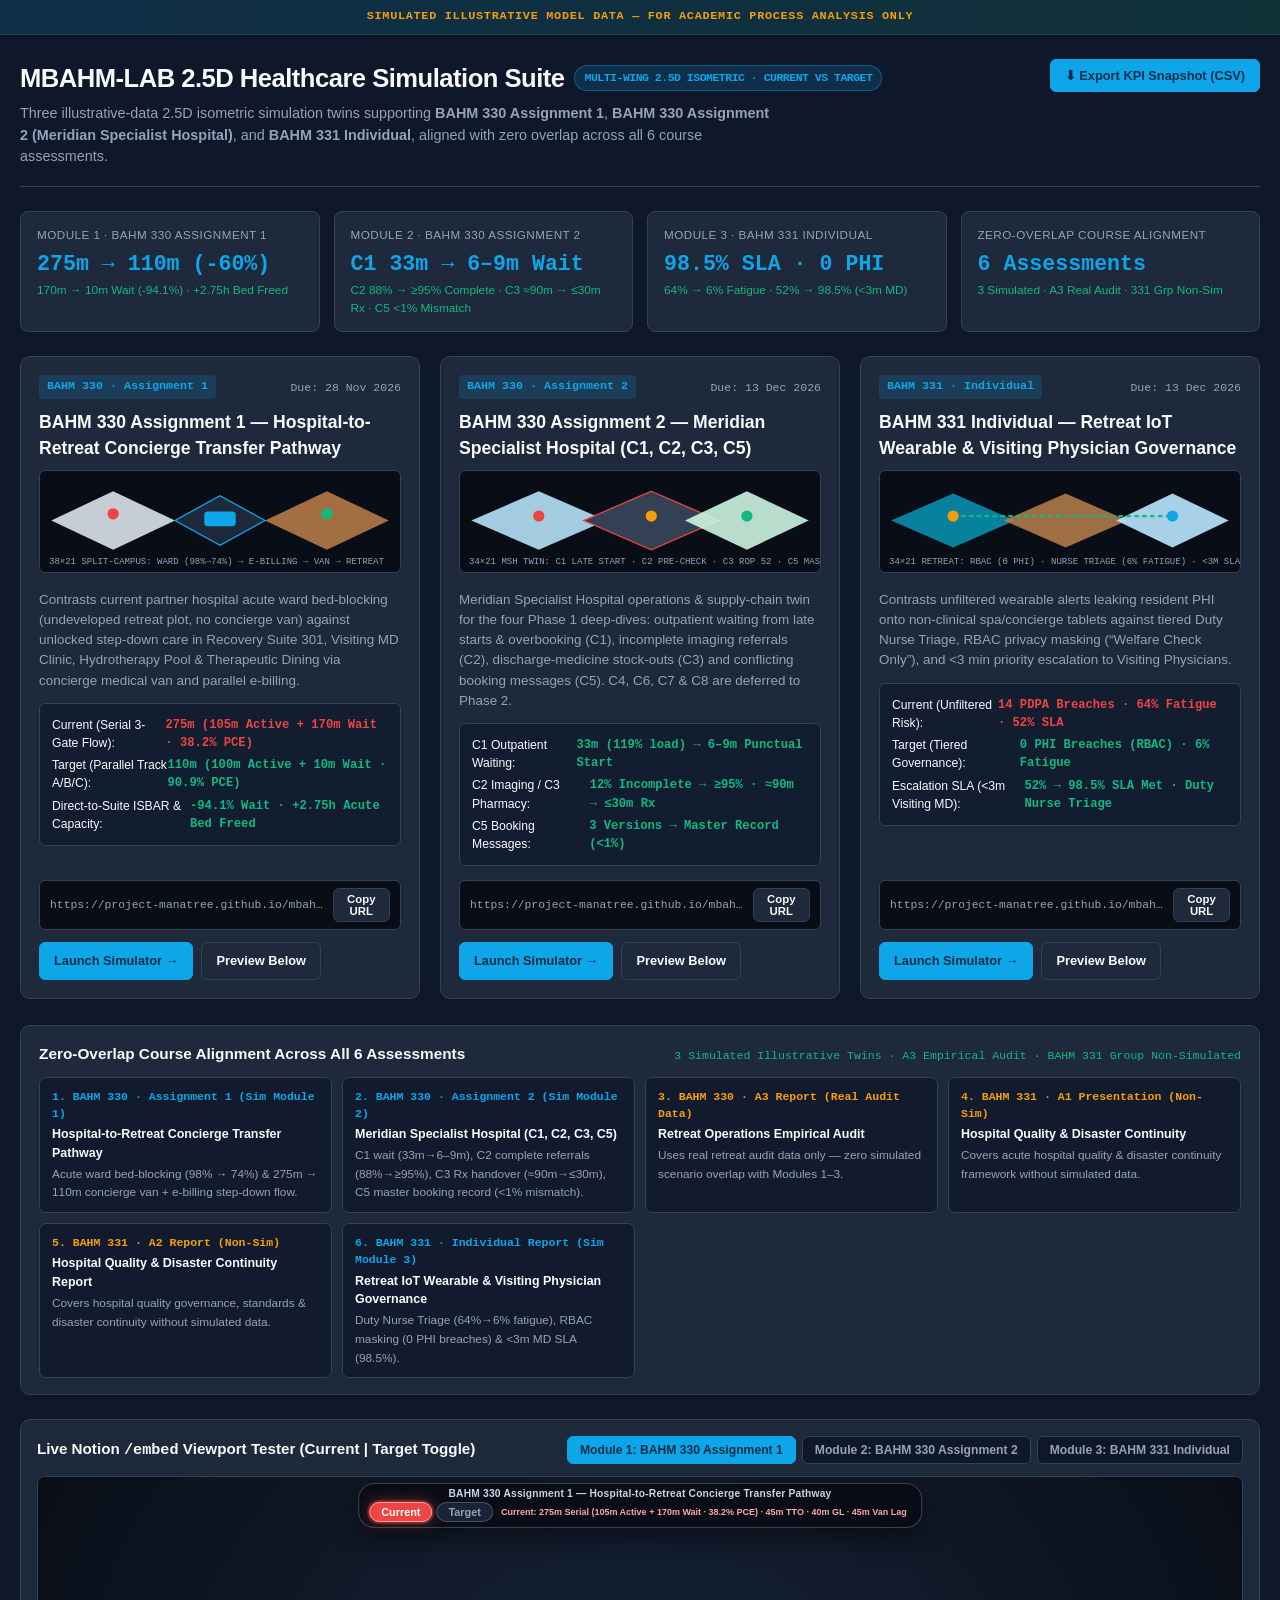
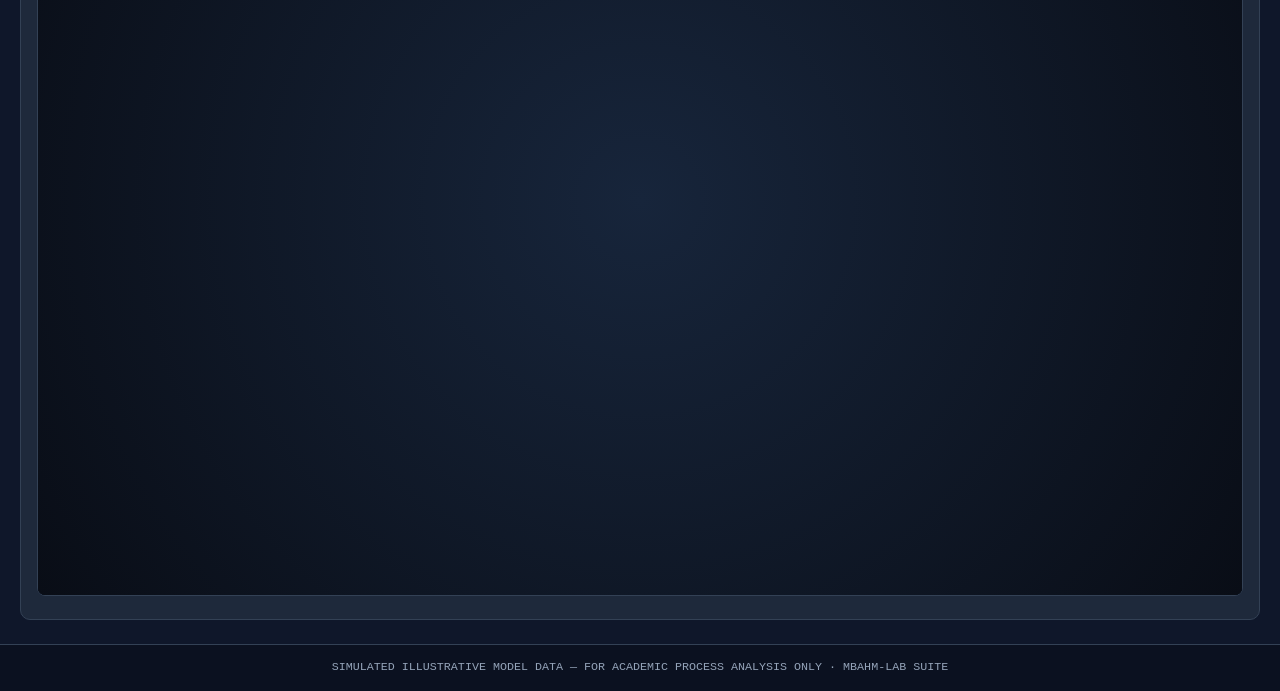
<file: index.html>
<!DOCTYPE html>
<html lang="en">
<head>
  <meta charset="UTF-8" />
  <meta name="viewport" content="width=device-width, initial-scale=1.0" />
  <title>MBAHM-LAB | Healthcare Operations &amp; Digital Governance 2.5D Simulation Suite</title>
  <style>
    :root {
      --bg: #0f172a;
      --card: #1e293b;
      --card-hover: #26354d;
      --border: #334155;
      --text: #f8fafc;
      --muted: #94a3b8;
      --primary: #0ea5e9;
      --optimal: #10b981;
      --warning: #f59e0b;
      --bottleneck: #ef4444;
      --font: -apple-system, BlinkMacSystemFont, "Segoe UI", Roboto, Inter, sans-serif;
      --mono: ui-monospace, SFMono-Regular, Menlo, Monaco, Consolas, monospace;
    }

    * { box-sizing: border-box; margin: 0; padding: 0; }

    body {
      background-color: var(--bg);
      color: var(--text);
      font-family: var(--font);
      line-height: 1.5;
      overflow-x: hidden;
      min-height: 100vh;
      display: flex;
      flex-direction: column;
    }

    .banner {
      background: linear-gradient(90deg, rgba(14, 165, 233, 0.16), rgba(16, 185, 129, 0.16));
      border-bottom: 1px solid var(--border);
      padding: 8px 16px;
      text-align: center;
      font-family: var(--mono);
      font-size: 0.74rem;
      letter-spacing: 0.06em;
      color: var(--warning);
      font-weight: 700;
    }

    .container {
      max-width: 1280px;
      width: 100%;
      margin: 0 auto;
      padding: 24px 20px;
      flex: 1;
    }

    header {
      display: flex;
      flex-wrap: wrap;
      justify-content: space-between;
      align-items: flex-start;
      gap: 16px;
      margin-bottom: 24px;
      padding-bottom: 18px;
      border-bottom: 1px solid var(--border);
    }

    .title-group h1 {
      font-size: 1.6rem;
      font-weight: 700;
      letter-spacing: -0.02em;
      display: flex;
      align-items: center;
      gap: 10px;
      flex-wrap: wrap;
    }

    .badge-pill {
      font-size: 0.72rem;
      font-family: var(--mono);
      background: rgba(14, 165, 233, 0.16);
      color: var(--primary);
      border: 1px solid rgba(14, 165, 233, 0.4);
      padding: 3px 9px;
      border-radius: 999px;
      text-transform: uppercase;
    }

    .title-group p {
      color: var(--muted);
      font-size: 0.9rem;
      margin-top: 6px;
      max-width: 760px;
    }

    .btn {
      background: var(--card);
      color: var(--text);
      border: 1px solid var(--border);
      padding: 8px 14px;
      border-radius: 6px;
      font-size: 0.8rem;
      font-weight: 600;
      cursor: pointer;
      display: inline-flex;
      align-items: center;
      gap: 6px;
      text-decoration: none;
      transition: all 0.15s ease;
    }

    .btn:hover { border-color: var(--primary); background: var(--card-hover); }
    .btn-primary { background: var(--primary); color: #082f49; border-color: var(--primary); }
    .btn-primary:hover { background: #38bdf8; border-color: #38bdf8; }

    .kpi-strip {
      display: grid;
      grid-template-columns: repeat(auto-fit, minmax(220px, 1fr));
      gap: 14px;
      margin-bottom: 24px;
    }

    .kpi-card {
      background: var(--card);
      border: 1px solid var(--border);
      border-radius: 8px;
      padding: 14px 16px;
    }

    .kpi-label {
      font-size: 0.73rem;
      color: var(--muted);
      text-transform: uppercase;
      letter-spacing: 0.04em;
    }

    .kpi-val {
      font-size: 1.35rem;
      font-weight: 700;
      font-family: var(--mono);
      margin-top: 4px;
      color: var(--primary);
    }

    .kpi-sub {
      font-size: 0.74rem;
      color: var(--optimal);
      margin-top: 2px;
    }

    .grid-cards {
      display: grid;
      grid-template-columns: repeat(auto-fit, minmax(350px, 1fr));
      gap: 20px;
      margin-bottom: 26px;
    }

    .sim-card {
      background: var(--card);
      border: 1px solid var(--border);
      border-radius: 10px;
      padding: 18px;
      display: flex;
      flex-direction: column;
      justify-content: space-between;
      transition: transform 0.15s ease, border-color 0.15s ease;
    }

    .sim-card:hover {
      border-color: var(--primary);
      transform: translateY(-2px);
    }

    .sim-meta {
      display: flex;
      justify-content: space-between;
      align-items: center;
      margin-bottom: 10px;
      gap: 8px;
    }

    .course-tag {
      font-family: var(--mono);
      font-size: 0.73rem;
      font-weight: 700;
      padding: 3px 8px;
      border-radius: 4px;
      background: rgba(14, 165, 233, 0.16);
      color: var(--primary);
    }

    .due-tag {
      font-family: var(--mono);
      font-size: 0.72rem;
      color: var(--muted);
    }

    .sim-card h2 {
      font-size: 1.1rem;
      margin-bottom: 8px;
      color: var(--text);
    }

    .sim-card p {
      font-size: 0.84rem;
      color: var(--muted);
      margin-bottom: 12px;
    }

    .metrics-preview {
      background: rgba(15, 23, 42, 0.65);
      border: 1px solid var(--border);
      border-radius: 6px;
      padding: 10px 12px;
      margin-bottom: 14px;
      font-size: 0.76rem;
    }

    .metrics-preview div {
      display: flex;
      justify-content: space-between;
      padding: 2px 0;
    }

    .metrics-preview span.val {
      font-family: var(--mono);
      color: var(--optimal);
      font-weight: 600;
    }

    .embed-box {
      background: #090d16;
      border: 1px solid var(--border);
      border-radius: 6px;
      padding: 7px 10px;
      margin-bottom: 12px;
      display: flex;
      align-items: center;
      justify-content: space-between;
      gap: 8px;
    }

    .embed-url {
      font-family: var(--mono);
      font-size: 0.71rem;
      color: var(--muted);
      overflow: hidden;
      text-overflow: ellipsis;
      white-space: nowrap;
    }

    .card-actions {
      display: flex;
      gap: 8px;
      flex-wrap: wrap;
    }

    .preview-section {
      background: var(--card);
      border: 1px solid var(--border);
      border-radius: 10px;
      padding: 16px;
    }

    .preview-header {
      display: flex;
      justify-content: space-between;
      align-items: center;
      margin-bottom: 12px;
      flex-wrap: wrap;
      gap: 10px;
    }

    .tab-group {
      display: flex;
      gap: 6px;
      flex-wrap: wrap;
    }

    .tab-btn {
      background: var(--bg);
      color: var(--muted);
      border: 1px solid var(--border);
      padding: 6px 12px;
      border-radius: 6px;
      font-size: 0.76rem;
      font-weight: 600;
      cursor: pointer;
    }

    .tab-btn.active {
      background: var(--primary);
      color: #082f49;
      border-color: var(--primary);
    }

    iframe.sim-frame {
      width: 100%;
      height: 720px;
      border: 1px solid var(--border);
      border-radius: 8px;
      background: var(--bg);
    }

    footer {
      border-top: 1px solid var(--border);
      padding: 14px 20px;
      text-align: center;
      font-family: var(--mono);
      font-size: 0.73rem;
      color: var(--muted);
      background: #0b1120;
    }

    .alignment-section {
      background: var(--card);
      border: 1px solid var(--border);
      border-radius: 10px;
      padding: 16px 18px;
      margin-bottom: 24px;
    }

    .alignment-header {
      display: flex;
      justify-content: space-between;
      align-items: baseline;
      flex-wrap: wrap;
      gap: 8px;
      margin-bottom: 12px;
    }

    .alignment-header h3 {
      font-size: 0.96rem;
      font-weight: 700;
      color: var(--text);
    }

    .alignment-sub {
      font-family: var(--mono);
      font-size: 0.72rem;
      color: var(--optimal);
    }

    .alignment-grid {
      display: grid;
      grid-template-columns: repeat(auto-fit, minmax(280px, 1fr));
      gap: 10px;
    }

    .align-item {
      background: rgba(15, 23, 42, 0.72);
      border: 1px solid var(--border);
      border-radius: 7px;
      padding: 10px 12px;
      font-size: 0.78rem;
    }

    .align-item .align-code {
      font-family: var(--mono);
      font-size: 0.72rem;
      font-weight: 700;
      color: var(--primary);
      margin-bottom: 3px;
    }

    .align-item.non-sim .align-code {
      color: var(--warning);
    }

    .align-item strong {
      display: block;
      color: var(--text);
      margin-bottom: 2px;
    }

    .align-item span {
      color: var(--muted);
      font-size: 0.74rem;
    }
  </style>
</head>
<body>
  <div class="banner">
    SIMULATED ILLUSTRATIVE MODEL DATA — FOR ACADEMIC PROCESS ANALYSIS ONLY
  </div>

  <div class="container">
    <header>
      <div class="title-group">
        <h1>
          MBAHM-LAB 2.5D Healthcare Simulation Suite
          <span class="badge-pill">Multi-Wing 2.5D Isometric · Current vs Target</span>
        </h1>
        <p>
          Three illustrative-data 2.5D isometric simulation twins supporting <strong>BAHM 330 Assignment 1</strong>, <strong>BAHM 330 Assignment 2 (Meridian Specialist Hospital)</strong>, and <strong>BAHM 331 Individual</strong>, aligned with zero overlap across all 6 course assessments.
        </p>
      </div>
      <div>
        <button class="btn btn-primary" onclick="exportSuiteSummaryCSV()">
          ⬇ Export KPI Snapshot (CSV)
        </button>
      </div>
    </header>

    <section class="kpi-strip">
      <div class="kpi-card">
        <div class="kpi-label">Module 1 · BAHM 330 Assignment 1</div>
        <div class="kpi-val">275m → 110m (-60%)</div>
        <div class="kpi-sub">170m → 10m Wait (-94.1%) · +2.75h Bed Freed</div>
      </div>
      <div class="kpi-card">
        <div class="kpi-label">Module 2 · BAHM 330 Assignment 2</div>
        <div class="kpi-val">C1 33m → 6–9m Wait</div>
        <div class="kpi-sub">C2 88% → ≥95% Complete · C3 ≈90m → ≤30m Rx · C5 &lt;1% Mismatch</div>
      </div>
      <div class="kpi-card">
        <div class="kpi-label">Module 3 · BAHM 331 Individual</div>
        <div class="kpi-val">98.5% SLA · 0 PHI</div>
        <div class="kpi-sub">64% → 6% Fatigue · 52% → 98.5% (&lt;3m MD)</div>
      </div>
      <div class="kpi-card">
        <div class="kpi-label">Zero-Overlap Course Alignment</div>
        <div class="kpi-val">6 Assessments</div>
        <div class="kpi-sub">3 Simulated · A3 Real Audit · 331 Grp Non-Sim</div>
      </div>
    </section>

    <section class="grid-cards">
      <!-- Module 1 -->
      <article class="sim-card">
        <div>
          <div class="sim-meta">
            <span class="course-tag">BAHM 330 · Assignment 1</span>
            <span class="due-tag">Due: 28 Nov 2026</span>
          </div>
          <h2>BAHM 330 Assignment 1 — Hospital-to-Retreat Concierge Transfer Pathway</h2>
          <svg viewBox="0 0 320 90" style="width:100%;height:auto;background:#090d16;border:1px solid var(--border);border-radius:6px;margin-bottom:10px;">
            <polygon points="65,18 120,44 65,70 10,44" fill="#e2e8f0" opacity="0.88"/>
            <polygon points="160,22 200,44 160,66 120,44" fill="#1e293b" stroke="#0ea5e9" stroke-width="1.2"/>
            <rect x="146" y="36" width="28" height="13" rx="3" fill="#0ea5e9"/>
            <polygon points="255,18 310,44 255,70 200,44" fill="#b47b48" opacity="0.9"/>
            <circle cx="65" cy="38" r="5" fill="#ef4444"/>
            <circle cx="255" cy="38" r="5" fill="#10b981"/>
            <text x="8" y="83" fill="#94a3b8" font-size="8.0" font-family="monospace">38×21 SPLIT-CAMPUS: WARD (98%→74%) → E-BILLING → VAN → RETREAT</text>
          </svg>
          <p>
            Contrasts current partner hospital acute ward bed-blocking (undeveloped retreat plot, no concierge van) against unlocked step-down care in Recovery Suite 301, Visiting MD Clinic, Hydrotherapy Pool &amp; Therapeutic Dining via concierge medical van and parallel e-billing.
          </p>
          <div class="metrics-preview">
            <div><span>Current (Serial 3-Gate Flow):</span><span class="val" style="color:var(--bottleneck)">275m (105m Active + 170m Wait · 38.2% PCE)</span></div>
            <div><span>Target (Parallel Track A/B/C):</span><span class="val">110m (100m Active + 10m Wait · 90.9% PCE)</span></div>
            <div><span>Direct-to-Suite ISBAR &amp; Capacity:</span><span class="val">-94.1% Wait · +2.75h Acute Bed Freed</span></div>
          </div>
        </div>
        <div>
          <div class="embed-box">
            <span class="embed-url" id="url-a1">https://project-manatree.github.io/mbahm-lab/bahm330-a1/</span>
            <button class="btn" style="padding:4px 8px;font-size:0.71rem;" onclick="copyEmbedUrl('url-a1', this)">Copy URL</button>
          </div>
          <div class="card-actions">
            <a class="btn btn-primary" href="./bahm330-a1/index.html">Launch Simulator →</a>
            <button class="btn" onclick="loadPreview('./bahm330-a1/index.html', 0)">Preview Below</button>
          </div>
        </div>
      </article>

      <!-- Module 2 -->
      <article class="sim-card">
        <div>
          <div class="sim-meta">
            <span class="course-tag">BAHM 330 · Assignment 2</span>
            <span class="due-tag">Due: 13 Dec 2026</span>
          </div>
          <h2>BAHM 330 Assignment 2 — Meridian Specialist Hospital (C1, C2, C3, C5)</h2>
          <svg viewBox="0 0 320 90" style="width:100%;height:auto;background:#090d16;border:1px solid var(--border);border-radius:6px;margin-bottom:10px;">
            <polygon points="70,18 130,44 70,70 10,44" fill="#bae6fd" opacity="0.88"/>
            <polygon points="170,18 230,44 170,70 110,44" fill="#334155" stroke="#ef4444" stroke-width="1.2"/>
            <polygon points="255,18 310,44 255,70 200,44" fill="#d1fae5" opacity="0.88"/>
            <circle cx="70" cy="40" r="5" fill="#ef4444"/>
            <circle cx="170" cy="40" r="5" fill="#f59e0b"/>
            <circle cx="255" cy="40" r="5" fill="#10b981"/>
            <text x="8" y="83" fill="#94a3b8" font-size="8.0" font-family="monospace">34×21 MSH TWIN: C1 LATE START · C2 PRE-CHECK · C3 ROP 52 · C5 MASTER REC</text>
          </svg>
          <p>
            Meridian Specialist Hospital operations &amp; supply-chain twin for the four Phase 1 deep-dives: outpatient waiting from late starts &amp; overbooking (C1), incomplete imaging referrals (C2), discharge-medicine stock-outs (C3) and conflicting booking messages (C5). C4, C6, C7 &amp; C8 are deferred to Phase 2.
          </p>
          <div class="metrics-preview">
            <div><span>C1 Outpatient Waiting:</span><span class="val">33m (119% load) → 6–9m Punctual Start</span></div>
            <div><span>C2 Imaging / C3 Pharmacy:</span><span class="val">12% Incomplete → ≥95% · ≈90m → ≤30m Rx</span></div>
            <div><span>C5 Booking Messages:</span><span class="val">3 Versions → Master Record (&lt;1%)</span></div>
          </div>
        </div>
        <div>
          <div class="embed-box">
            <span class="embed-url" id="url-a2">https://project-manatree.github.io/mbahm-lab/bahm330-a2/</span>
            <button class="btn" style="padding:4px 8px;font-size:0.71rem;" onclick="copyEmbedUrl('url-a2', this)">Copy URL</button>
          </div>
          <div class="card-actions">
            <a class="btn btn-primary" href="./bahm330-a2/index.html">Launch Simulator →</a>
            <button class="btn" onclick="loadPreview('./bahm330-a2/index.html', 1)">Preview Below</button>
          </div>
        </div>
      </article>

      <!-- Module 3 -->
      <article class="sim-card">
        <div>
          <div class="sim-meta">
            <span class="course-tag">BAHM 331 · Individual</span>
            <span class="due-tag">Due: 13 Dec 2026</span>
          </div>
          <h2>BAHM 331 Individual — Retreat IoT Wearable &amp; Visiting Physician Governance</h2>
          <svg viewBox="0 0 320 90" style="width:100%;height:auto;background:#090d16;border:1px solid var(--border);border-radius:6px;margin-bottom:10px;">
            <polygon points="65,20 120,44 65,68 10,44" fill="#0891b2" opacity="0.88"/>
            <polygon points="165,20 220,44 165,68 110,44" fill="#b47b48" opacity="0.88"/>
            <polygon points="260,20 310,44 260,68 210,44" fill="#bae6fd" opacity="0.9"/>
            <line x1="65" y1="40" x2="260" y2="40" stroke="#10b981" stroke-width="2" stroke-dasharray="4,3"/>
            <circle cx="65" cy="40" r="5" fill="#f59e0b"/>
            <circle cx="260" cy="40" r="5" fill="#0ea5e9"/>
            <text x="8" y="83" fill="#94a3b8" font-size="8.0" font-family="monospace">34×21 RETREAT: RBAC (0 PHI) · NURSE TRIAGE (6% FATIGUE) · &lt;3M SLA</text>
          </svg>
          <p>
            Contrasts unfiltered wearable alerts leaking resident PHI onto non-clinical spa/concierge tablets against tiered Duty Nurse Triage, RBAC privacy masking (&ldquo;Welfare Check Only&rdquo;), and &lt;3 min priority escalation to Visiting Physicians.
          </p>
          <div class="metrics-preview">
            <div><span>Current (Unfiltered Risk):</span><span class="val" style="color:var(--bottleneck)">14 PDPA Breaches · 64% Fatigue · 52% SLA</span></div>
            <div><span>Target (Tiered Governance):</span><span class="val">0 PHI Breaches (RBAC) · 6% Fatigue</span></div>
            <div><span>Escalation SLA (&lt;3m Visiting MD):</span><span class="val">52% → 98.5% SLA Met · Duty Nurse Triage</span></div>
          </div>
        </div>
        <div>
          <div class="embed-box">
            <span class="embed-url" id="url-ind">https://project-manatree.github.io/mbahm-lab/bahm331-ind/</span>
            <button class="btn" style="padding:4px 8px;font-size:0.71rem;" onclick="copyEmbedUrl('url-ind', this)">Copy URL</button>
          </div>
          <div class="card-actions">
            <a class="btn btn-primary" href="./bahm331-ind/index.html">Launch Simulator →</a>
            <button class="btn" onclick="loadPreview('./bahm331-ind/index.html', 2)">Preview Below</button>
          </div>
        </div>
      </article>
    </section>

    <section class="alignment-section">
      <div class="alignment-header">
        <h3>Zero-Overlap Course Alignment Across All 6 Assessments</h3>
        <span class="alignment-sub">3 Simulated Illustrative Twins · A3 Empirical Audit · BAHM 331 Group Non-Simulated</span>
      </div>
      <div class="alignment-grid">
        <div class="align-item">
          <div class="align-code">1. BAHM 330 · Assignment 1 (Sim Module 1)</div>
          <strong>Hospital-to-Retreat Concierge Transfer Pathway</strong>
          <span>Acute ward bed-blocking (98% → 74%) &amp; 275m → 110m concierge van + e-billing step-down flow.</span>
        </div>
        <div class="align-item">
          <div class="align-code">2. BAHM 330 · Assignment 2 (Sim Module 2)</div>
          <strong>Meridian Specialist Hospital (C1, C2, C3, C5)</strong>
          <span>C1 wait (33m→6–9m), C2 complete referrals (88%→≥95%), C3 Rx handover (≈90m→≤30m), C5 master booking record (&lt;1% mismatch).</span>
        </div>
        <div class="align-item non-sim">
          <div class="align-code">3. BAHM 330 · A3 Report (Real Audit Data)</div>
          <strong>Retreat Operations Empirical Audit</strong>
          <span>Uses real retreat audit data only — zero simulated scenario overlap with Modules 1–3.</span>
        </div>
        <div class="align-item non-sim">
          <div class="align-code">4. BAHM 331 · A1 Presentation (Non-Sim)</div>
          <strong>Hospital Quality &amp; Disaster Continuity</strong>
          <span>Covers acute hospital quality &amp; disaster continuity framework without simulated data.</span>
        </div>
        <div class="align-item non-sim">
          <div class="align-code">5. BAHM 331 · A2 Report (Non-Sim)</div>
          <strong>Hospital Quality &amp; Disaster Continuity Report</strong>
          <span>Covers hospital quality governance, standards &amp; disaster continuity without simulated data.</span>
        </div>
        <div class="align-item">
          <div class="align-code">6. BAHM 331 · Individual Report (Sim Module 3)</div>
          <strong>Retreat IoT Wearable &amp; Visiting Physician Governance</strong>
          <span>Duty Nurse Triage (64%→6% fatigue), RBAC masking (0 PHI breaches) &amp; &lt;3m MD SLA (98.5%).</span>
        </div>
      </div>
    </section>

    <section class="preview-section">
      <div class="preview-header">
        <div style="font-weight:700;font-size:0.95rem;">
          Live Notion <code>/embed</code> Viewport Tester (Current | Target Toggle)
        </div>
        <div class="tab-group" id="preview-tabs">
          <button class="tab-btn active" onclick="loadPreview('./bahm330-a1/index.html', 0)">Module 1: BAHM 330 Assignment 1</button>
          <button class="tab-btn" onclick="loadPreview('./bahm330-a2/index.html', 1)">Module 2: BAHM 330 Assignment 2</button>
          <button class="tab-btn" onclick="loadPreview('./bahm331-ind/index.html', 2)">Module 3: BAHM 331 Individual</button>
        </div>
      </div>
      <iframe id="sim-iframe" class="sim-frame" src="./bahm330-a1/index.html" title="Simulator Live Embed Preview"></iframe>
    </section>
  </div>

  <footer>
    SIMULATED ILLUSTRATIVE MODEL DATA — FOR ACADEMIC PROCESS ANALYSIS ONLY · MBAHM-LAB SUITE
  </footer>

  <script>
    function copyEmbedUrl(elementId, btn) {
      const text = document.getElementById(elementId).textContent.trim();
      if (navigator.clipboard && navigator.clipboard.writeText) {
        navigator.clipboard.writeText(text);
      }
      const orig = btn.textContent;
      btn.textContent = 'Copied!';
      setTimeout(() => { btn.textContent = orig; }, 1500);
    }

    function loadPreview(src, idx) {
      document.getElementById('sim-iframe').src = src;
      document.querySelectorAll('#preview-tabs .tab-btn').forEach((b, i) => {
        b.classList.toggle('active', i === idx);
      });
    }

    function exportSuiteSummaryCSV() {
      const rows = [
        ['Module_Code', 'Simulator_Title', 'Metric_Name', 'Current_Baseline', 'Target_State', 'Unit', 'Data_Notice'],
        ['BAHM330-A1', 'BAHM 330 Assignment 1 — Hospital-to-Retreat Concierge Transfer Pathway', 'Total Cycle Time', '275 (105m Active + 170m Wait, 38.2% PCE)', '110 (100m Active + 10m Wait, 90.9% PCE, -60%)', 'mins', 'SIMULATED ILLUSTRATIVE MODEL DATA'],
        ['BAHM330-A1', 'BAHM 330 Assignment 1 — Hospital-to-Retreat Concierge Transfer Pathway', 'Waiting Time Waste', '170 (45m TTO + 40m GL + 45m Van + 40m Handover)', '10 (-94.1% via T-24h GL & Parallel Track A/B/C)', 'mins', 'SIMULATED ILLUSTRATIVE MODEL DATA'],
        ['BAHM330-A1', 'BAHM 330 Assignment 1 — Hospital-to-Retreat Concierge Transfer Pathway', 'Acute Bed-Hours Freed per Case', '0 (Serial Bed-Blocking)', '2.75 (Target >=2.5h, <3% 72h Readmission, 0% TTO Error)', 'hours', 'SIMULATED ILLUSTRATIVE MODEL DATA'],
        ['BAHM330-A2', 'BAHM 330 Assignment 2 — Meridian Specialist Hospital (C1, C2, C3, C5)', 'C1 Mean Outpatient Wait (A6, Table C1)', '33 (119% utilisation, 25m late start)', '6-9 (punctual start, 16-17 booked)', 'mins', 'SIMULATED ILLUSTRATIVE MODEL DATA'],
        ['BAHM330-A2', 'BAHM 330 Assignment 2 — Meridian Specialist Hospital (C1, C2, C3, C5)', 'C2 Imaging Requests Complete at Booking (K5)', '88 (12% incomplete, A8)', '>=95 (72h pre-check)', '%', 'SIMULATED ILLUSTRATIVE MODEL DATA'],
        ['BAHM330-A2', 'BAHM 330 Assignment 2 — Meridian Specialist Hospital (C1, C2, C3, C5)', 'C3 Prescription to Handover (K7)', '~90 (Item X stock-out, ROP 30)', '<=30 (safety stock 22, ROP 52)', 'mins', 'SIMULATED ILLUSTRATIVE MODEL DATA'],
        ['BAHM330-A2', 'BAHM 330 Assignment 2 — Meridian Specialist Hospital (C1, C2, C3, C5)', 'C5 Bookings Where SMS, Call and List Mismatch (K10)', '3 unlinked booking versions', '<1 (master appointment record)', '%', 'SIMULATED ILLUSTRATIVE MODEL DATA'],
        ['BAHM331-IND', 'BAHM 331 Individual — Retreat IoT Wearable & Visiting Physician Governance', 'PDPA PHI Privacy Breaches', '14 (Spa/Concierge Tablets)', '0 (RBAC Welfare Check Only)', 'incidents', 'SIMULATED ILLUSTRATIVE MODEL DATA'],
        ['BAHM331-IND', 'BAHM 331 Individual — Retreat IoT Wearable & Visiting Physician Governance', 'Visiting Physician Alert Fatigue', '64', '6 (Duty Nurse Triage)', '%', 'SIMULATED ILLUSTRATIVE MODEL DATA'],
        ['BAHM331-IND', 'BAHM 331 Individual — Retreat IoT Wearable & Visiting Physician Governance', 'Acute Escalation SLA Met (<3 min)', '52', '98.5', '%', 'SIMULATED ILLUSTRATIVE MODEL DATA']
      ];
      const csvContent = rows.map(r => r.map(v => `"${String(v).replace(/"/g, '""')}"`).join(',')).join('\n');
      const blob = new Blob([csvContent], { type: 'text/csv;charset=utf-8;' });
      const url = URL.createObjectURL(blob);
      const a = document.createElement('a');
      a.href = url;
      a.download = 'mbahm-lab-master-kpi-snapshot.csv';
      document.body.appendChild(a);
      a.click();
      document.body.removeChild(a);
      URL.revokeObjectURL(url);
    }
  </script>
</body>
</html>
</file>
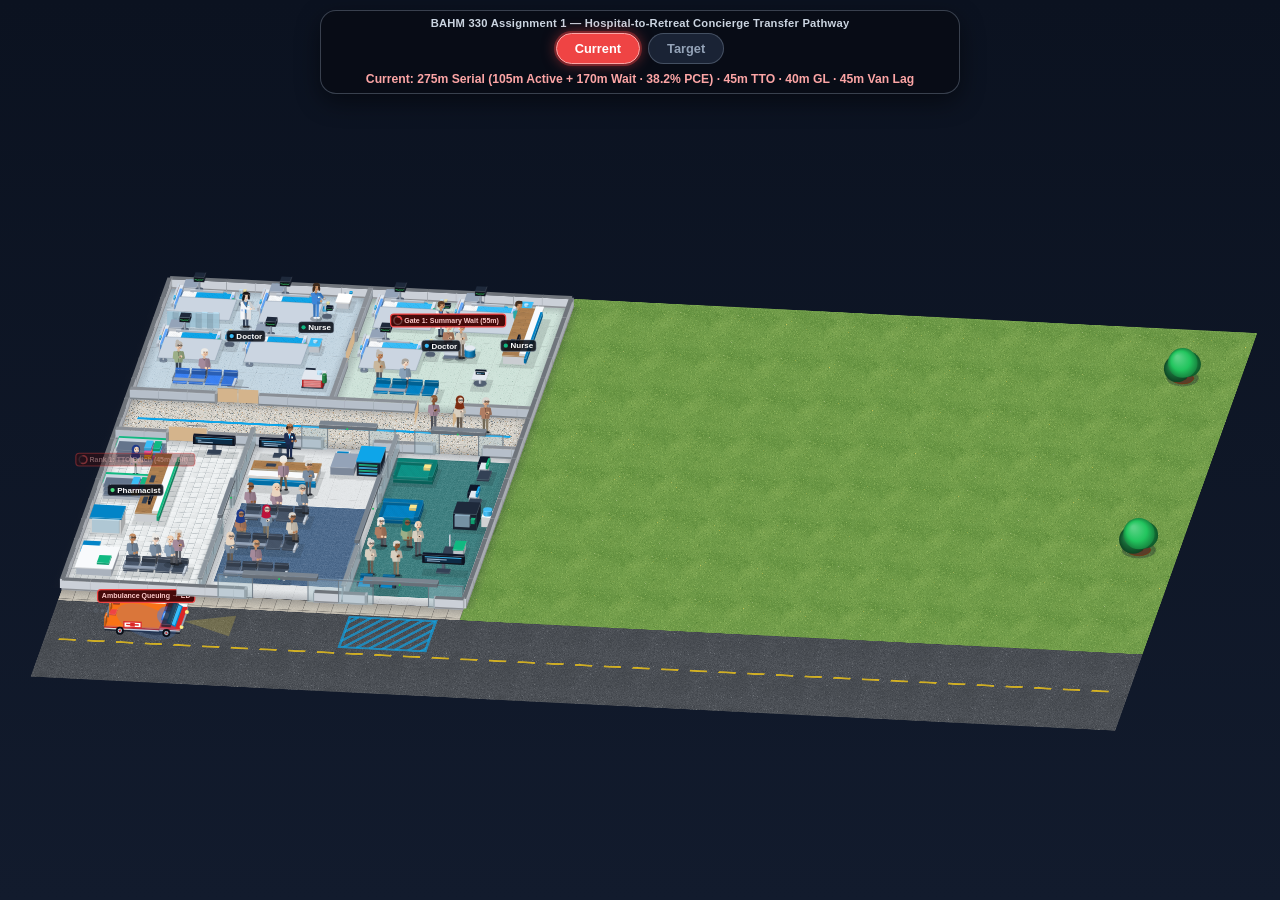
<file: bahm330-a1/index.html>
<!DOCTYPE html>
<html lang="en">
<head>
  <meta charset="UTF-8" />
  <meta name="viewport" content="width=device-width, initial-scale=1.0" />
  <title>BAHM 330 Assignment 1 — Hospital-to-Retreat Concierge Transfer Pathway</title>
  <link rel="stylesheet" href="./styles.css" />
  <style>
    html, body {
      margin: 0;
      padding: 0;
      width: 100%;
      height: 100%;
      overflow: hidden;
      background: #0b1220;
    }
    .viewport {
      position: relative;
      width: 100vw;
      height: 100vh;
    }
    #iso-canvas {
      display: block;
      width: 100%;
      height: 100%;
    }
    .simple-switcher {
      position: fixed;
      top: 10px;
      left: 50%;
      transform: translateX(-50%);
      z-index: 50;
      display: flex;
      flex-direction: column;
      align-items: center;
      gap: 4px;
      padding: 6px 14px 7px;
      max-width: 96vw;
      background: rgba(9, 13, 22, 0.92);
      border: 1px solid rgba(148, 163, 184, 0.35);
      border-radius: 16px;
      box-shadow: 0 8px 24px rgba(0, 0, 0, 0.45);
      font-family: -apple-system, BlinkMacSystemFont, "Segoe UI", sans-serif;
    }
    .simple-title {
      font-size: 0.70rem;
      font-weight: 700;
      color: #cbd5e1;
      letter-spacing: 0.02em;
      white-space: nowrap;
      overflow: hidden;
      text-overflow: ellipsis;
      max-width: 92vw;
    }
    .simple-row {
      display: flex;
      align-items: center;
      flex-wrap: wrap;
      justify-content: center;
      gap: 8px;
    }
    .simple-switcher .mode-btn {
      padding: 7px 18px;
      border-radius: 999px;
      font-size: 0.80rem;
      font-weight: 700;
      border: 1px solid rgba(148, 163, 184, 0.35);
      background: rgba(30, 41, 59, 0.85);
      color: #94a3b8;
      box-shadow: none;
      cursor: pointer;
      transition: all 0.18s;
    }
    .simple-switcher .mode-btn:hover {
      color: #e2e8f0;
    }
    .simple-switcher .mode-btn.active-current {
      background: #ef4444;
      border-color: #fca5a5;
      color: #ffffff;
      box-shadow: 0 0 0 2px rgba(239, 68, 68, 0.35), 0 0 14px rgba(239, 68, 68, 0.55);
    }
    .simple-switcher .mode-btn.active-future {
      background: #10b981;
      border-color: #6ee7b7;
      color: #ffffff;
      box-shadow: 0 0 0 2px rgba(16, 185, 129, 0.35), 0 0 14px rgba(16, 185, 129, 0.55);
    }
    .cmp-strip {
      font-size: 0.76rem;
      font-weight: 700;
      padding: 0 8px;
      white-space: nowrap;
    }
    .cmp-strip.cur-state {
      color: #fca5a5;
    }
    .cmp-strip.fut-state {
      color: #6ee7b7;
    }
    @media (max-width: 1199px) {
      .simple-switcher {
        top: 6px;
        padding: 4px 10px 5px;
        gap: 3px;
        max-width: calc(100vw - 16px);
      }
      .simple-title {
        font-size: 0.64rem;
      }
      .simple-row {
        gap: 4px;
        flex-wrap: wrap;
        justify-content: center;
      }
      .mode-btn {
        padding: 3px 11px;
        font-size: 0.68rem;
      }
      .cmp-strip {
        font-size: 9px;
        padding: 0 4px;
        white-space: normal;
        text-align: center;
        line-height: 1.2;
      }
    }
    html.is-embed .simple-switcher {
      top: 6px;
      padding: 4px 10px 5px;
      gap: 3px;
      max-width: calc(100vw - 16px);
    }
    html.is-embed .simple-title {
      font-size: 0.64rem;
    }
    html.is-embed .simple-row {
      gap: 4px;
      flex-wrap: wrap;
      justify-content: center;
    }
    html.is-embed .mode-btn {
      padding: 3px 11px;
      font-size: 0.68rem;
    }
    html.is-embed .cmp-strip {
      font-size: 9px;
      padding: 0 4px;
      white-space: normal;
      text-align: center;
      line-height: 1.2;
    }
  </style>
  <script>
    try {
      if (window.self !== window.top) document.documentElement.classList.add('is-embed');
    } catch (_) {
      document.documentElement.classList.add('is-embed');
    }
  </script>
</head>
<body>
  <div class="simple-switcher">
    <div class="simple-title">BAHM 330 Assignment 1 — Hospital-to-Retreat Concierge Transfer Pathway</div>
    <div class="simple-row">
      <button id="btn-mode-current" class="mode-btn active-current" onclick="SimApp.setMode('current')">
        Current
      </button>
      <button id="btn-mode-future" class="mode-btn" onclick="SimApp.setMode('future')">
        Target
      </button>
      <span id="state-time-strip" class="cmp-strip cur-state">Current: 275m Serial (105m Active + 170m Wait · 38.2% PCE) · 45m TTO · 40m GL · 45m Van Lag</span>
    </div>
  </div>

  <main class="viewport" id="viewport">
    <canvas id="iso-canvas"></canvas>
  </main>

  <script src="../engine/ph-engine.js"></script>
  <script src="../engine/ph-sprites.js"></script>
  <script src="./renderer.js"></script>
  <script src="./simulation.js"></script>
</body>
</html>
</file>
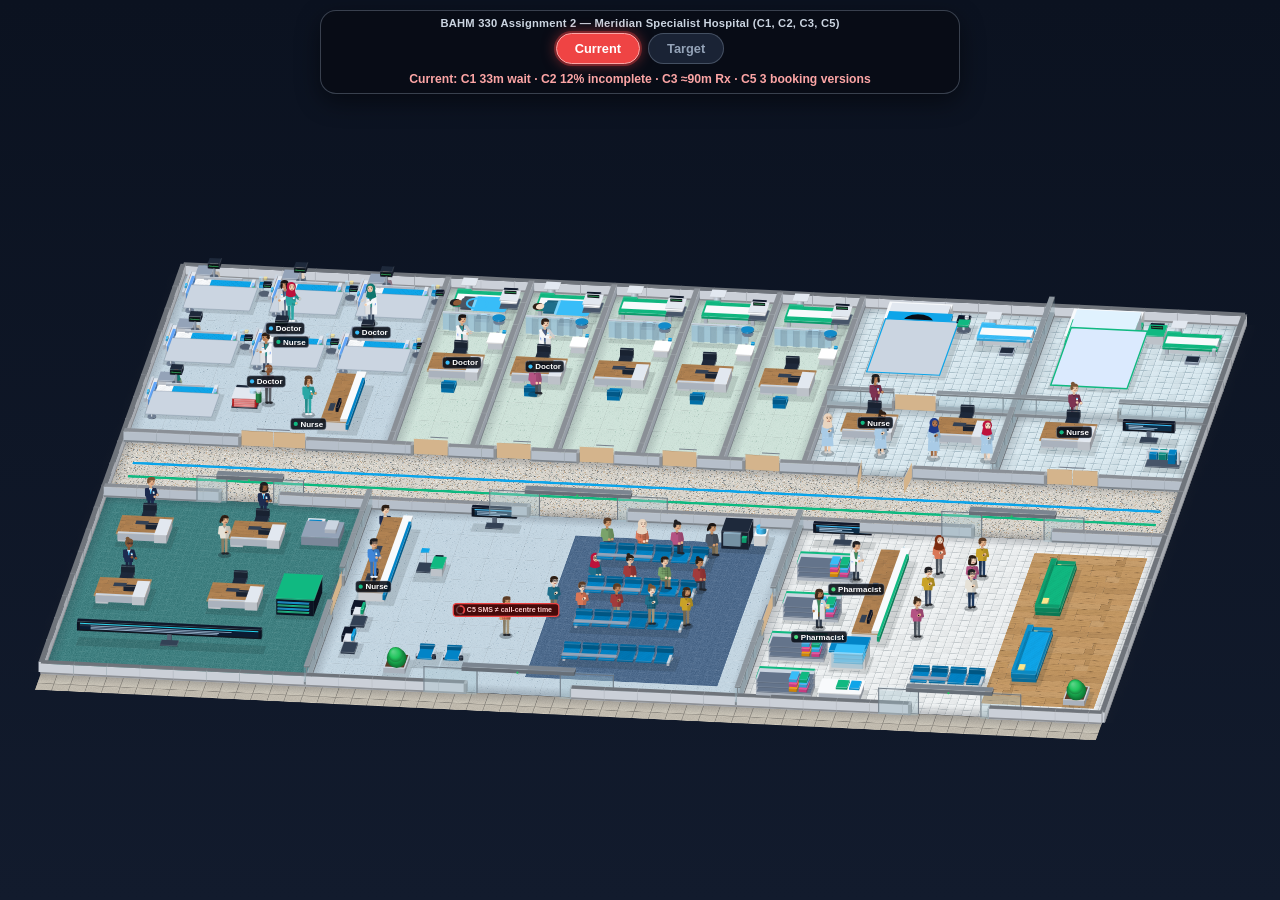
<file: bahm330-a2/index.html>
<!DOCTYPE html>
<html lang="en">
<head>
  <meta charset="UTF-8" />
  <meta name="viewport" content="width=device-width, initial-scale=1.0" />
  <title>BAHM 330 Assignment 2 — Meridian Specialist Hospital (C1, C2, C3, C5)</title>
  <link rel="stylesheet" href="./styles.css" />
  <style>
    html, body {
      margin: 0;
      padding: 0;
      width: 100%;
      height: 100%;
      overflow: hidden;
      background: #0b1220;
    }
    .viewport {
      position: relative;
      width: 100vw;
      height: 100vh;
    }
    #iso-canvas {
      display: block;
      width: 100%;
      height: 100%;
    }
    .simple-switcher {
      position: fixed;
      top: 10px;
      left: 50%;
      transform: translateX(-50%);
      z-index: 50;
      display: flex;
      flex-direction: column;
      align-items: center;
      gap: 4px;
      padding: 6px 14px 7px;
      max-width: 96vw;
      background: rgba(9, 13, 22, 0.92);
      border: 1px solid rgba(148, 163, 184, 0.35);
      border-radius: 16px;
      box-shadow: 0 8px 24px rgba(0, 0, 0, 0.45);
      font-family: -apple-system, BlinkMacSystemFont, "Segoe UI", sans-serif;
    }
    .simple-title {
      font-size: 0.70rem;
      font-weight: 700;
      color: #cbd5e1;
      letter-spacing: 0.02em;
      white-space: nowrap;
      overflow: hidden;
      text-overflow: ellipsis;
      max-width: 92vw;
    }
    .simple-row {
      display: flex;
      align-items: center;
      flex-wrap: wrap;
      justify-content: center;
      gap: 8px;
    }
    .simple-switcher .mode-btn {
      padding: 7px 18px;
      border-radius: 999px;
      font-size: 0.80rem;
      font-weight: 700;
      border: 1px solid rgba(148, 163, 184, 0.35);
      background: rgba(30, 41, 59, 0.85);
      color: #94a3b8;
      box-shadow: none;
      cursor: pointer;
      transition: all 0.18s;
    }
    .simple-switcher .mode-btn:hover {
      color: #e2e8f0;
    }
    .simple-switcher .mode-btn.active-current {
      background: #ef4444;
      border-color: #fca5a5;
      color: #ffffff;
      box-shadow: 0 0 0 2px rgba(239, 68, 68, 0.35), 0 0 14px rgba(239, 68, 68, 0.55);
    }
    .simple-switcher .mode-btn.active-future {
      background: #10b981;
      border-color: #6ee7b7;
      color: #ffffff;
      box-shadow: 0 0 0 2px rgba(16, 185, 129, 0.35), 0 0 14px rgba(16, 185, 129, 0.55);
    }
    .cmp-strip {
      font-size: 0.76rem;
      font-weight: 700;
      padding: 0 8px;
      white-space: nowrap;
    }
    .cmp-strip.cur-state {
      color: #fca5a5;
    }
    .cmp-strip.fut-state {
      color: #6ee7b7;
    }
    @media (max-width: 1199px) {
      .simple-switcher {
        top: 6px;
        padding: 4px 10px 5px;
        gap: 3px;
        max-width: calc(100vw - 16px);
      }
      .simple-title {
        font-size: 0.64rem;
      }
      .simple-row {
        gap: 4px;
        flex-wrap: wrap;
        justify-content: center;
      }
      .mode-btn {
        padding: 3px 11px;
        font-size: 0.68rem;
      }
      .cmp-strip {
        font-size: 9px;
        padding: 0 4px;
        white-space: normal;
        text-align: center;
        line-height: 1.2;
      }
    }
    html.is-embed .simple-switcher {
      top: 6px;
      padding: 4px 10px 5px;
      gap: 3px;
      max-width: calc(100vw - 16px);
    }
    html.is-embed .simple-title {
      font-size: 0.64rem;
    }
    html.is-embed .simple-row {
      gap: 4px;
      flex-wrap: wrap;
      justify-content: center;
    }
    html.is-embed .mode-btn {
      padding: 3px 11px;
      font-size: 0.68rem;
    }
    html.is-embed .cmp-strip {
      font-size: 9px;
      padding: 0 4px;
      white-space: normal;
      text-align: center;
      line-height: 1.2;
    }
  </style>
  <script>
    try {
      if (window.self !== window.top) document.documentElement.classList.add('is-embed');
    } catch (_) {
      document.documentElement.classList.add('is-embed');
    }
  </script>
</head>
<body>
  <div class="simple-switcher">
    <div class="simple-title">BAHM 330 Assignment 2 — Meridian Specialist Hospital (C1, C2, C3, C5)</div>
    <div class="simple-row">
      <button id="btn-mode-current" class="mode-btn active-current" onclick="SimApp.setMode('current')">
        Current
      </button>
      <button id="btn-mode-future" class="mode-btn" onclick="SimApp.setMode('future')">
        Target
      </button>
      <span id="state-time-strip" class="cmp-strip cur-state">Current: C1 33m wait · C2 12% incomplete · C3 ≈90m Rx · C5 3 booking versions</span>
    </div>
  </div>

  <main class="viewport" id="viewport">
    <canvas id="iso-canvas"></canvas>
  </main>

  <script src="../engine/ph-engine.js"></script>
  <script src="../engine/ph-sprites.js"></script>
  <script src="./renderer.js"></script>
  <script src="./simulation.js"></script>
</body>
</html>
</file>
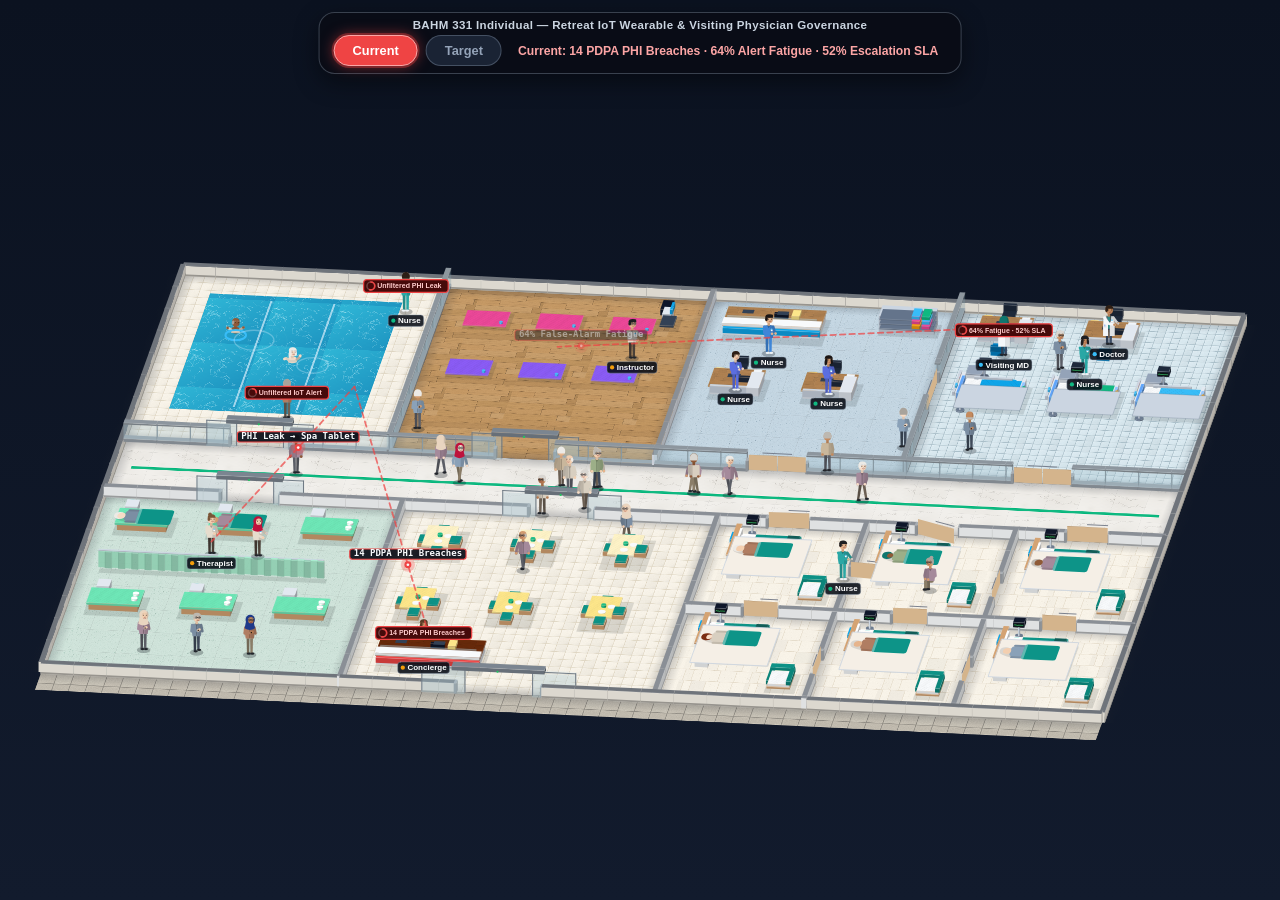
<file: bahm331-ind/index.html>
<!DOCTYPE html>
<html lang="en">
<head>
  <meta charset="UTF-8" />
  <meta name="viewport" content="width=device-width, initial-scale=1.0" />
  <title>BAHM 331 Individual — Retreat IoT Wearable &amp; Visiting Physician Governance</title>
  <link rel="stylesheet" href="./styles.css" />
  <style>
    html, body {
      margin: 0;
      padding: 0;
      width: 100%;
      height: 100%;
      overflow: hidden;
      background: #0b1220;
    }
    .viewport {
      position: relative;
      width: 100vw;
      height: 100vh;
    }
    #iso-canvas {
      display: block;
      width: 100%;
      height: 100%;
    }
    .simple-switcher {
      position: fixed;
      top: 12px;
      left: 50%;
      transform: translateX(-50%);
      z-index: 50;
      display: flex;
      flex-direction: column;
      align-items: center;
      gap: 4px;
      padding: 6px 14px 7px;
      background: rgba(9, 13, 22, 0.90);
      border: 1px solid rgba(148, 163, 184, 0.35);
      border-radius: 16px;
      box-shadow: 0 8px 24px rgba(0, 0, 0, 0.45);
      font-family: -apple-system, BlinkMacSystemFont, "Segoe UI", sans-serif;
    }
    .simple-title {
      font-size: 0.72rem;
      font-weight: 700;
      letter-spacing: 0.03em;
      color: #cbd5e1;
      white-space: nowrap;
    }
    .simple-row {
      display: flex;
      align-items: center;
      gap: 8px;
    }
    .simple-switcher .mode-btn {
      padding: 7px 18px;
      border-radius: 999px;
      font-size: 0.80rem;
      font-weight: 700;
      border: 1px solid rgba(148, 163, 184, 0.35);
      background: rgba(30, 41, 59, 0.85);
      color: #94a3b8;
      box-shadow: none;
      cursor: pointer;
      transition: all 0.18s;
    }
    .simple-switcher .mode-btn:hover {
      color: #e2e8f0;
    }
    .simple-switcher .mode-btn.active-current {
      background: #ef4444;
      border-color: #fca5a5;
      color: #ffffff;
      box-shadow: 0 0 0 2px rgba(239, 68, 68, 0.35), 0 0 14px rgba(239, 68, 68, 0.55);
    }
    .simple-switcher .mode-btn.active-future {
      background: #10b981;
      border-color: #6ee7b7;
      color: #ffffff;
      box-shadow: 0 0 0 2px rgba(16, 185, 129, 0.35), 0 0 14px rgba(16, 185, 129, 0.55);
    }
    .cmp-strip {
      font-size: 0.76rem;
      font-weight: 700;
      padding: 0 8px;
      white-space: nowrap;
    }
    .cmp-strip.cur-state {
      color: #fca5a5;
    }
    .cmp-strip.fut-state {
      color: #6ee7b7;
    }
    @media (max-width: 1199px) {
      .simple-switcher {
        top: 6px;
        padding: 4px 10px 5px;
        gap: 3px;
        max-width: calc(100vw - 16px);
      }
      .simple-title {
        font-size: 0.64rem;
      }
      .simple-row {
        gap: 4px;
        flex-wrap: wrap;
        justify-content: center;
      }
      .mode-btn {
        padding: 3px 11px;
        font-size: 0.68rem;
      }
      .cmp-strip {
        font-size: 9px;
        padding: 0 4px;
        white-space: normal;
        text-align: center;
        line-height: 1.2;
      }
    }
    html.is-embed .simple-switcher {
      top: 6px;
      padding: 4px 10px 5px;
      gap: 3px;
      max-width: calc(100vw - 16px);
    }
    html.is-embed .simple-title {
      font-size: 0.64rem;
    }
    html.is-embed .simple-row {
      gap: 4px;
      flex-wrap: wrap;
      justify-content: center;
    }
    html.is-embed .mode-btn {
      padding: 3px 11px;
      font-size: 0.68rem;
    }
    html.is-embed .cmp-strip {
      font-size: 9px;
      padding: 0 4px;
      white-space: normal;
      text-align: center;
      line-height: 1.2;
    }
  </style>
  <script>
    try {
      if (window.self !== window.top) document.documentElement.classList.add('is-embed');
    } catch (_) {
      document.documentElement.classList.add('is-embed');
    }
  </script>
</head>
<body>
  <div class="simple-switcher">
    <div class="simple-title">BAHM 331 Individual — Retreat IoT Wearable &amp; Visiting Physician Governance</div>
    <div class="simple-row">
      <button id="btn-mode-unfiltered" class="mode-btn active-current" onclick="SimApp.setMode('unfiltered')">
        Current
      </button>
      <button id="btn-mode-tiered" class="mode-btn" onclick="SimApp.setMode('tiered')">
        Target
      </button>
      <span id="state-time-strip" class="cmp-strip cur-state">Current: 14 PDPA PHI Breaches · 64% Alert Fatigue · 52% Escalation SLA</span>
    </div>
  </div>

  <main class="viewport" id="viewport">
    <canvas id="iso-canvas"></canvas>
  </main>

  <script src="../engine/ph-engine.js"></script>
  <script src="../engine/ph-sprites.js"></script>
  <script src="./renderer.js"></script>
  <script src="./simulation.js"></script>
</body>
</html>
</file>
<file: bahm330-a1/styles.css>
:root {
  --bg: #0f172a;
  --panel: rgba(15, 23, 42, 0.94);
  --card: rgba(30, 41, 59, 0.93);
  --border: rgba(51, 65, 85, 0.9);
  --text: #f8fafc;
  --muted: #94a3b8;
  --primary: #0ea5e9;
  --optimal: #10b981;
  --warning: #f59e0b;
  --bottleneck: #ef4444;
  --font: -apple-system, BlinkMacSystemFont, "Segoe UI", Roboto, Inter, sans-serif;
  --mono: ui-monospace, SFMono-Regular, Menlo, Monaco, Consolas, monospace;
}

* {
  box-sizing: border-box;
  margin: 0;
  padding: 0;
}

body {
  background: var(--bg);
  color: var(--text);
  font-family: var(--font);
  overflow: hidden;
  width: 100vw;
  height: 100vh;
  display: flex;
  flex-direction: column;
  user-select: none;
}

.academic-badge {
  background: linear-gradient(90deg, rgba(14, 165, 233, 0.2), rgba(245, 158, 11, 0.2));
  border-bottom: 1px solid var(--border);
  padding: 3px 12px;
  text-align: center;
  font-family: var(--mono);
  font-size: 0.67rem;
  letter-spacing: 0.06em;
  color: var(--warning);
  font-weight: 700;
  z-index: 30;
  flex-shrink: 0;
}

.top-hud {
  background: var(--panel);
  backdrop-filter: blur(12px);
  border-bottom: 1px solid var(--border);
  padding: 6px 14px;
  display: flex;
  flex-wrap: wrap;
  justify-content: space-between;
  align-items: center;
  gap: 8px;
  z-index: 25;
  flex-shrink: 0;
}

.hud-left {
  display: flex;
  align-items: center;
  gap: 8px;
  flex-wrap: wrap;
}

.hud-left h1 {
  font-size: 0.92rem;
  font-weight: 700;
  letter-spacing: -0.01em;
}

.tag {
  font-family: var(--mono);
  font-size: 0.64rem;
  padding: 2px 8px;
  border-radius: 999px;
  background: rgba(14, 165, 233, 0.18);
  color: var(--primary);
  border: 1px solid rgba(14, 165, 233, 0.4);
}

.hud-controls {
  display: flex;
  align-items: center;
  gap: 6px;
  flex-wrap: wrap;
}

.mode-switcher {
  display: inline-flex;
  background: #090d16;
  border: 1px solid var(--border);
  border-radius: 6px;
  overflow: hidden;
}

.mode-btn {
  background: transparent;
  color: var(--muted);
  border: none;
  padding: 5px 10px;
  font-size: 0.7rem;
  font-weight: 700;
  cursor: pointer;
  transition: all 0.18s;
}

.mode-btn.active-current {
  background: rgba(239, 68, 68, 0.28);
  color: #fca5a5;
  box-shadow: inset 0 0 0 1px var(--bottleneck);
}

.mode-btn.active-future {
  background: rgba(16, 185, 129, 0.28);
  color: #6ee7b7;
  box-shadow: inset 0 0 0 1px var(--optimal);
}

.btn {
  background: #090d16;
  color: var(--text);
  border: 1px solid var(--border);
  padding: 5px 9px;
  border-radius: 5px;
  font-size: 0.69rem;
  font-weight: 600;
  cursor: pointer;
  text-decoration: none;
  display: inline-flex;
  align-items: center;
  gap: 4px;
  transition: all 0.15s;
}

.btn:hover {
  border-color: var(--primary);
  color: var(--primary);
}

.btn.active {
  background: var(--primary);
  color: #082f49;
  border-color: var(--primary);
}

.btn-csv {
  background: rgba(14, 165, 233, 0.16);
  border-color: var(--primary);
  color: var(--primary);
}

/* Prominent Before vs. After Impact Summary Strip */
.impact-strip {
  background: linear-gradient(90deg, rgba(15, 23, 42, 0.96), rgba(16, 185, 129, 0.14), rgba(14, 165, 233, 0.14));
  border-bottom: 1px solid var(--border);
  padding: 4px 14px;
  display: flex;
  justify-content: space-between;
  align-items: center;
  gap: 8px;
  flex-wrap: wrap;
  z-index: 24;
  flex-shrink: 0;
  font-family: var(--mono);
  font-size: 0.67rem;
}

.impact-strip.future-active {
  background: linear-gradient(90deg, rgba(6, 78, 59, 0.6), rgba(14, 165, 233, 0.25), rgba(6, 78, 59, 0.6));
  border-bottom-color: var(--optimal);
}

.impact-badges {
  display: flex;
  align-items: center;
  gap: 8px;
  flex-wrap: wrap;
}

.impact-title {
  font-weight: 800;
  color: #38bdf8;
  text-transform: uppercase;
  letter-spacing: 0.04em;
}

.impact-pill {
  background: rgba(9, 13, 22, 0.85);
  border: 1px solid rgba(16, 185, 129, 0.45);
  color: #6ee7b7;
  padding: 2px 8px;
  border-radius: 4px;
  font-weight: 700;
}

.impact-pill.warn {
  border-color: rgba(245, 158, 11, 0.45);
  color: #fcd34d;
}

.facility-state-tag {
  font-weight: 700;
  padding: 2px 8px;
  border-radius: 4px;
  background: rgba(239, 68, 68, 0.2);
  color: #fca5a5;
  border: 1px solid var(--bottleneck);
}

.facility-state-tag.upgraded {
  background: rgba(16, 185, 129, 0.22);
  color: #6ee7b7;
  border-color: var(--optimal);
}

/* Department Filter Sub-Bar */
.dept-bar {
  background: rgba(9, 13, 22, 0.9);
  border-bottom: 1px solid var(--border);
  padding: 4px 14px;
  display: flex;
  justify-content: space-between;
  align-items: center;
  gap: 8px;
  flex-wrap: wrap;
  z-index: 23;
  flex-shrink: 0;
}

.dept-tabs {
  display: flex;
  gap: 5px;
  flex-wrap: wrap;
}

.dept-tab {
  background: rgba(30, 41, 59, 0.7);
  color: var(--muted);
  border: 1px solid var(--border);
  padding: 3px 8px;
  border-radius: 4px;
  font-size: 0.66rem;
  font-family: var(--mono);
  cursor: pointer;
  transition: all 0.15s;
}

.dept-tab:hover,
.dept-tab.active {
  background: rgba(14, 165, 233, 0.2);
  color: var(--text);
  border-color: var(--primary);
}

.roster-summary {
  font-family: var(--mono);
  font-size: 0.66rem;
  color: var(--muted);
}

/* Main Isometric Viewport */
.viewport {
  position: relative;
  flex: 1;
  width: 100%;
  overflow: hidden;
  background: radial-gradient(circle at 50% 45%, #17253b 0%, #090d16 100%);
}

canvas#iso-canvas {
  width: 100%;
  height: 100%;
  display: block;
  cursor: grab;
}

canvas#iso-canvas:active {
  cursor: grabbing;
}

/* Floating KPI Strip */
.floating-kpis {
  position: absolute;
  top: 10px;
  left: 12px;
  display: flex;
  gap: 8px;
  flex-wrap: wrap;
  z-index: 15;
  pointer-events: none;
  max-width: calc(100% - 370px);
}

.kpi-pill {
  background: var(--card);
  backdrop-filter: blur(10px);
  border: 1px solid var(--border);
  border-left: 3px solid var(--primary);
  border-radius: 6px;
  padding: 6px 10px;
  min-width: 140px;
  pointer-events: auto;
}

.kpi-pill.optimal { border-left-color: var(--optimal); }
.kpi-pill.warning { border-left-color: var(--warning); }
.kpi-pill.bottleneck { border-left-color: var(--bottleneck); }

.kpi-pill .lbl {
  font-size: 0.59rem;
  text-transform: uppercase;
  color: var(--muted);
  letter-spacing: 0.04em;
}

.kpi-pill .val {
  font-family: var(--mono);
  font-size: 0.98rem;
  font-weight: 700;
  margin-top: 1px;
}

.kpi-pill .sub {
  font-family: var(--mono);
  font-size: 0.59rem;
  color: var(--muted);
}

/* Project Hospital Tabbed Inspection Card */
.inspector-card {
  position: absolute;
  top: 10px;
  right: 12px;
  width: 345px;
  background: var(--card);
  backdrop-filter: blur(14px);
  border: 1px solid var(--primary);
  border-radius: 8px;
  padding: 11px;
  z-index: 18;
  box-shadow: 0 12px 32px rgba(0, 0, 0, 0.65);
}

.insp-header {
  display: flex;
  justify-content: space-between;
  align-items: flex-start;
  gap: 6px;
  border-bottom: 1px solid var(--border);
  padding-bottom: 6px;
  margin-bottom: 7px;
}

.insp-title {
  font-size: 0.8rem;
  font-weight: 700;
  color: var(--text);
}

.insp-subtitle {
  font-size: 0.64rem;
  color: var(--muted);
  font-family: var(--mono);
}

.insp-badge {
  font-family: var(--mono);
  font-size: 0.61rem;
  padding: 2px 6px;
  border-radius: 4px;
  background: rgba(14, 165, 233, 0.2);
  color: var(--primary);
  white-space: nowrap;
}

.insp-tabs {
  display: grid;
  grid-template-columns: repeat(3, 1fr);
  gap: 4px;
  margin-bottom: 7px;
  background: #090d16;
  padding: 3px;
  border-radius: 6px;
  border: 1px solid var(--border);
}

.insp-tab {
  background: transparent;
  color: var(--muted);
  border: none;
  padding: 4px 6px;
  font-size: 0.63rem;
  font-weight: 600;
  border-radius: 4px;
  cursor: pointer;
}

.insp-tab.active {
  background: var(--primary);
  color: #082f49;
}

.vitals-grid {
  display: grid;
  grid-template-columns: repeat(3, 1fr);
  gap: 5px;
  margin-bottom: 7px;
  font-family: var(--mono);
  font-size: 0.63rem;
}

.vital-box {
  background: rgba(9, 13, 22, 0.8);
  border: 1px solid var(--border);
  border-radius: 4px;
  padding: 4px 5px;
  text-align: center;
}

.vital-box span {
  display: block;
  font-size: 0.53rem;
  color: var(--muted);
}

.progress-bar-wrap {
  height: 7px;
  background: #090d16;
  border-radius: 999px;
  overflow: hidden;
  border: 1px solid var(--border);
  margin: 5px 0 7px;
}

.progress-bar-fill {
  height: 100%;
  background: linear-gradient(90deg, var(--primary), var(--optimal));
  width: 40%;
  transition: width 0.2s;
}

.tab-pane {
  display: none;
}

.tab-pane.active {
  display: block;
}

.log-box {
  background: rgba(9, 13, 22, 0.86);
  border: 1px solid var(--border);
  border-radius: 6px;
  padding: 6px 8px;
  max-height: 160px;
  overflow-y: auto;
  font-family: var(--mono);
  font-size: 0.62rem;
  display: flex;
  flex-direction: column;
  gap: 4px;
}

.log-row {
  display: flex;
  gap: 6px;
  line-height: 1.3;
  padding-bottom: 3px;
  border-bottom: 1px dashed rgba(51, 65, 85, 0.5);
}

.log-row.done { color: #6ee7b7; }
.log-row.active { color: #38bdf8; font-weight: 700; }
.log-row.wait { color: #fca5a5; font-weight: 700; }

.rca-box {
  background: rgba(9, 13, 22, 0.86);
  border: 1px solid var(--border);
  border-radius: 6px;
  padding: 7px;
  font-size: 0.66rem;
  line-height: 1.4;
  color: var(--text);
}

/* Bottom Event Ticker & Compare Bar */
.bottom-hud {
  position: absolute;
  bottom: 10px;
  left: 12px;
  right: 12px;
  display: flex;
  justify-content: space-between;
  align-items: flex-end;
  gap: 10px;
  pointer-events: none;
  z-index: 16;
}

.ticker-dock {
  background: var(--card);
  backdrop-filter: blur(10px);
  border: 1px solid var(--border);
  border-radius: 8px;
  padding: 7px 11px;
  pointer-events: auto;
  flex: 1;
  max-width: 860px;
}

.compare-bars {
  display: grid;
  grid-template-columns: 1fr 1fr;
  gap: 8px;
  margin-bottom: 5px;
  font-family: var(--mono);
  font-size: 0.6rem;
}

.bar-line {
  display: flex;
  height: 7px;
  border-radius: 3px;
  overflow: hidden;
  background: #090d16;
  margin-top: 2px;
}

.ticker-text {
  font-family: var(--mono);
  font-size: 0.65rem;
  color: #38bdf8;
  white-space: nowrap;
  overflow: hidden;
  text-overflow: ellipsis;
}

.cam-dock {
  background: var(--card);
  backdrop-filter: blur(10px);
  border: 1px solid var(--border);
  border-radius: 8px;
  padding: 6px;
  display: flex;
  gap: 5px;
  pointer-events: auto;
}

footer {
  background: #090d16;
  border-top: 1px solid var(--border);
  padding: 4px 12px;
  text-align: center;
  font-family: var(--mono);
  font-size: 0.63rem;
  color: var(--muted);
  z-index: 30;
  flex-shrink: 0;
}
</file>
<file: bahm330-a2/styles.css>
:root {
  --bg: #0f172a;
  --panel: rgba(15, 23, 42, 0.94);
  --card: rgba(30, 41, 59, 0.93);
  --border: rgba(51, 65, 85, 0.9);
  --text: #f8fafc;
  --muted: #94a3b8;
  --primary: #0ea5e9;
  --optimal: #10b981;
  --warning: #f59e0b;
  --bottleneck: #ef4444;
  --font: -apple-system, BlinkMacSystemFont, "Segoe UI", Roboto, Inter, sans-serif;
  --mono: ui-monospace, SFMono-Regular, Menlo, Monaco, Consolas, monospace;
}

* {
  box-sizing: border-box;
  margin: 0;
  padding: 0;
}

body {
  background: var(--bg);
  color: var(--text);
  font-family: var(--font);
  overflow: hidden;
  width: 100vw;
  height: 100vh;
  display: flex;
  flex-direction: column;
  user-select: none;
}

.academic-badge {
  background: linear-gradient(90deg, rgba(14, 165, 233, 0.2), rgba(245, 158, 11, 0.2));
  border-bottom: 1px solid var(--border);
  padding: 3px 12px;
  text-align: center;
  font-family: var(--mono);
  font-size: 0.67rem;
  letter-spacing: 0.06em;
  color: var(--warning);
  font-weight: 700;
  z-index: 30;
  flex-shrink: 0;
}

.top-hud {
  background: var(--panel);
  backdrop-filter: blur(12px);
  border-bottom: 1px solid var(--border);
  padding: 6px 14px;
  display: flex;
  flex-wrap: wrap;
  justify-content: space-between;
  align-items: center;
  gap: 8px;
  z-index: 25;
  flex-shrink: 0;
}

.hud-left {
  display: flex;
  align-items: center;
  gap: 8px;
  flex-wrap: wrap;
}

.hud-left h1 {
  font-size: 0.92rem;
  font-weight: 700;
}

.tag {
  font-family: var(--mono);
  font-size: 0.64rem;
  padding: 2px 8px;
  border-radius: 999px;
  background: rgba(14, 165, 233, 0.18);
  color: var(--primary);
  border: 1px solid rgba(14, 165, 233, 0.4);
}

.hud-controls {
  display: flex;
  align-items: center;
  gap: 5px;
  flex-wrap: wrap;
}

.mode-switcher {
  display: inline-flex;
  background: #090d16;
  border: 1px solid var(--border);
  border-radius: 6px;
  overflow: hidden;
}

.mode-btn {
  background: transparent;
  color: var(--muted);
  border: none;
  padding: 5px 9px;
  font-size: 0.69rem;
  font-weight: 700;
  cursor: pointer;
  transition: all 0.18s;
}

.mode-btn.active-current {
  background: rgba(239, 68, 68, 0.28);
  color: #fca5a5;
  box-shadow: inset 0 0 0 1px var(--bottleneck);
}

.mode-btn.active-future {
  background: rgba(16, 185, 129, 0.28);
  color: #6ee7b7;
  box-shadow: inset 0 0 0 1px var(--optimal);
}

.btn {
  background: #090d16;
  color: var(--text);
  border: 1px solid var(--border);
  padding: 5px 8px;
  border-radius: 5px;
  font-size: 0.69rem;
  font-weight: 600;
  cursor: pointer;
  text-decoration: none;
  display: inline-flex;
  align-items: center;
  gap: 4px;
  transition: all 0.15s;
}

.btn:hover { border-color: var(--primary); color: var(--primary); }
.btn.active { background: var(--primary); color: #082f49; border-color: var(--primary); }
.btn-spawn { border-color: rgba(245, 158, 11, 0.5); color: #fcd34d; }
.btn-csv { background: rgba(14, 165, 233, 0.16); border-color: var(--primary); color: var(--primary); }

/* Prominent Before vs. After Impact Summary Strip */
.impact-strip {
  background: linear-gradient(90deg, rgba(15, 23, 42, 0.96), rgba(16, 185, 129, 0.14), rgba(14, 165, 233, 0.14));
  border-bottom: 1px solid var(--border);
  padding: 4px 14px;
  display: flex;
  justify-content: space-between;
  align-items: center;
  gap: 8px;
  flex-wrap: wrap;
  z-index: 24;
  flex-shrink: 0;
  font-family: var(--mono);
  font-size: 0.67rem;
}

.impact-strip.future-active {
  background: linear-gradient(90deg, rgba(6, 78, 59, 0.6), rgba(14, 165, 233, 0.25), rgba(6, 78, 59, 0.6));
  border-bottom-color: var(--optimal);
}

.impact-badges {
  display: flex;
  align-items: center;
  gap: 8px;
  flex-wrap: wrap;
}

.impact-title {
  font-weight: 800;
  color: #38bdf8;
  text-transform: uppercase;
  letter-spacing: 0.04em;
}

.impact-pill {
  background: rgba(9, 13, 22, 0.85);
  border: 1px solid rgba(16, 185, 129, 0.45);
  color: #6ee7b7;
  padding: 2px 8px;
  border-radius: 4px;
  font-weight: 700;
}

.impact-pill.warn {
  border-color: rgba(245, 158, 11, 0.45);
  color: #fcd34d;
}

.facility-state-tag {
  font-weight: 700;
  padding: 2px 8px;
  border-radius: 4px;
  background: rgba(239, 68, 68, 0.2);
  color: #fca5a5;
  border: 1px solid var(--bottleneck);
}

.facility-state-tag.upgraded {
  background: rgba(16, 185, 129, 0.22);
  color: #6ee7b7;
  border-color: var(--optimal);
}

.dept-bar {
  background: rgba(9, 13, 22, 0.9);
  border-bottom: 1px solid var(--border);
  padding: 4px 14px;
  display: flex;
  justify-content: space-between;
  align-items: center;
  gap: 8px;
  flex-wrap: wrap;
  z-index: 23;
  flex-shrink: 0;
}

.dept-tabs {
  display: flex;
  gap: 5px;
  flex-wrap: wrap;
}

.dept-tab {
  background: rgba(30, 41, 59, 0.7);
  color: var(--muted);
  border: 1px solid var(--border);
  padding: 3px 8px;
  border-radius: 4px;
  font-size: 0.66rem;
  font-family: var(--mono);
  cursor: pointer;
}

.dept-tab:hover,
.dept-tab.active {
  background: rgba(14, 165, 233, 0.2);
  color: var(--text);
  border-color: var(--primary);
}

.roster-summary {
  font-family: var(--mono);
  font-size: 0.66rem;
  color: var(--muted);
}

.viewport {
  position: relative;
  flex: 1;
  width: 100%;
  overflow: hidden;
  background: radial-gradient(circle at 50% 45%, #17253b 0%, #090d16 100%);
}

canvas#iso-canvas {
  width: 100%;
  height: 100%;
  display: block;
  cursor: grab;
}

canvas#iso-canvas:active { cursor: grabbing; }

.floating-kpis {
  position: absolute;
  top: 10px;
  left: 12px;
  display: flex;
  gap: 8px;
  flex-wrap: wrap;
  z-index: 15;
  pointer-events: none;
  max-width: calc(100% - 370px);
}

.kpi-pill {
  background: var(--card);
  backdrop-filter: blur(10px);
  border: 1px solid var(--border);
  border-left: 3px solid var(--primary);
  border-radius: 6px;
  padding: 6px 10px;
  min-width: 142px;
  pointer-events: auto;
  cursor: pointer;
}

.kpi-pill .lbl { font-size: 0.59rem; text-transform: uppercase; color: var(--muted); }
.kpi-pill .val { font-family: var(--mono); font-size: 0.98rem; font-weight: 700; margin-top: 1px; }
.kpi-pill .sub { font-family: var(--mono); font-size: 0.59rem; color: var(--muted); }

/* Tabbed Project Hospital Inspection Card */
.inspector-card {
  position: absolute;
  top: 10px;
  right: 12px;
  width: 345px;
  background: var(--card);
  backdrop-filter: blur(14px);
  border: 1px solid var(--primary);
  border-radius: 8px;
  padding: 11px;
  z-index: 18;
  box-shadow: 0 12px 32px rgba(0, 0, 0, 0.65);
}

.insp-header {
  display: flex;
  justify-content: space-between;
  align-items: flex-start;
  gap: 6px;
  border-bottom: 1px solid var(--border);
  padding-bottom: 6px;
  margin-bottom: 7px;
}

.insp-title { font-size: 0.8rem; font-weight: 700; }
.insp-subtitle { font-size: 0.64rem; color: var(--muted); font-family: var(--mono); }
.insp-badge {
  font-family: var(--mono);
  font-size: 0.61rem;
  padding: 2px 6px;
  border-radius: 4px;
  background: rgba(14, 165, 233, 0.2);
  color: var(--primary);
  white-space: nowrap;
}

.insp-tabs {
  display: grid;
  grid-template-columns: repeat(3, 1fr);
  gap: 4px;
  margin-bottom: 7px;
  background: #090d16;
  padding: 3px;
  border-radius: 6px;
  border: 1px solid var(--border);
}

.insp-tab {
  background: transparent;
  color: var(--muted);
  border: none;
  padding: 4px 6px;
  font-size: 0.63rem;
  font-weight: 600;
  border-radius: 4px;
  cursor: pointer;
}

.insp-tab.active {
  background: var(--primary);
  color: #082f49;
}

.vitals-grid {
  display: grid;
  grid-template-columns: repeat(3, 1fr);
  gap: 5px;
  margin-bottom: 7px;
  font-family: var(--mono);
  font-size: 0.63rem;
}

.vital-box {
  background: rgba(9, 13, 22, 0.8);
  border: 1px solid var(--border);
  border-radius: 4px;
  padding: 4px 5px;
  text-align: center;
}

.vital-box span { display: block; font-size: 0.53rem; color: var(--muted); }

.progress-bar-wrap {
  height: 7px;
  background: #090d16;
  border-radius: 999px;
  overflow: hidden;
  border: 1px solid var(--border);
  margin: 5px 0 7px;
}

.progress-bar-fill {
  height: 100%;
  background: linear-gradient(90deg, var(--primary), var(--optimal));
  width: 45%;
  transition: width 0.2s;
}

.tab-pane { display: none; }
.tab-pane.active { display: block; }

.log-box {
  background: rgba(9, 13, 22, 0.86);
  border: 1px solid var(--border);
  border-radius: 6px;
  padding: 6px 8px;
  max-height: 160px;
  overflow-y: auto;
  font-family: var(--mono);
  font-size: 0.62rem;
  display: flex;
  flex-direction: column;
  gap: 4px;
}

.log-row {
  display: flex;
  gap: 6px;
  line-height: 1.3;
  padding-bottom: 3px;
  border-bottom: 1px dashed rgba(51, 65, 85, 0.5);
}

.log-row.done { color: #6ee7b7; }
.log-row.active { color: #38bdf8; font-weight: 700; }
.log-row.wait { color: #fca5a5; font-weight: 700; }

.rca-box {
  background: rgba(9, 13, 22, 0.86);
  border: 1px solid var(--border);
  border-radius: 6px;
  padding: 7px;
  font-size: 0.66rem;
  line-height: 1.4;
}

/* Analytics Drawer (4 SVG Charts) */
.analytics-drawer {
  position: absolute;
  inset: 58px 16px 52px 16px;
  background: rgba(15, 23, 42, 0.96);
  backdrop-filter: blur(16px);
  border: 1px solid var(--primary);
  border-radius: 10px;
  padding: 16px;
  z-index: 22;
  display: none;
  grid-template-columns: repeat(2, 1fr);
  gap: 14px;
  overflow-y: auto;
}

.analytics-drawer.open { display: grid; }

.chart-box {
  background: rgba(30, 41, 59, 0.92);
  border: 1px solid var(--border);
  border-radius: 8px;
  padding: 12px;
}

.chart-box h3 { font-size: 0.84rem; margin-bottom: 3px; }
.chart-box p { font-size: 0.71rem; color: var(--muted); margin-bottom: 8px; }

.bottom-hud {
  position: absolute;
  bottom: 10px;
  left: 12px;
  right: 12px;
  display: flex;
  justify-content: space-between;
  align-items: flex-end;
  gap: 10px;
  pointer-events: none;
  z-index: 16;
}

.ticker-dock {
  background: var(--card);
  backdrop-filter: blur(10px);
  border: 1px solid var(--border);
  border-radius: 8px;
  padding: 7px 11px;
  pointer-events: auto;
  flex: 1;
  max-width: 820px;
  font-family: var(--mono);
  font-size: 0.65rem;
  color: #38bdf8;
}

.cam-dock {
  background: var(--card);
  backdrop-filter: blur(10px);
  border: 1px solid var(--border);
  border-radius: 8px;
  padding: 6px;
  display: flex;
  gap: 5px;
  pointer-events: auto;
}

footer {
  background: #090d16;
  border-top: 1px solid var(--border);
  padding: 4px 12px;
  text-align: center;
  font-family: var(--mono);
  font-size: 0.63rem;
  color: var(--muted);
  z-index: 30;
  flex-shrink: 0;
}
</file>
<file: bahm331-ind/styles.css>
:root {
  --bg: #0f172a;
  --panel: rgba(15, 23, 42, 0.94);
  --card: rgba(30, 41, 59, 0.93);
  --border: rgba(51, 65, 85, 0.9);
  --text: #f8fafc;
  --muted: #94a3b8;
  --primary: #0ea5e9;
  --optimal: #10b981;
  --warning: #f59e0b;
  --bottleneck: #ef4444;
  --font: -apple-system, BlinkMacSystemFont, "Segoe UI", Roboto, Inter, sans-serif;
  --mono: ui-monospace, SFMono-Regular, Menlo, Monaco, Consolas, monospace;
}

* {
  box-sizing: border-box;
  margin: 0;
  padding: 0;
}

body {
  background: var(--bg);
  color: var(--text);
  font-family: var(--font);
  overflow: hidden;
  width: 100vw;
  height: 100vh;
  display: flex;
  flex-direction: column;
  user-select: none;
}

.academic-badge {
  background: linear-gradient(90deg, rgba(14, 165, 233, 0.2), rgba(245, 158, 11, 0.2));
  border-bottom: 1px solid var(--border);
  padding: 3px 12px;
  text-align: center;
  font-family: var(--mono);
  font-size: 0.67rem;
  letter-spacing: 0.06em;
  color: var(--warning);
  font-weight: 700;
  z-index: 30;
  flex-shrink: 0;
}

.top-hud {
  background: var(--panel);
  backdrop-filter: blur(12px);
  border-bottom: 1px solid var(--border);
  padding: 6px 14px;
  display: flex;
  flex-wrap: wrap;
  justify-content: space-between;
  align-items: center;
  gap: 8px;
  z-index: 25;
  flex-shrink: 0;
}

.hud-left {
  display: flex;
  align-items: center;
  gap: 8px;
  flex-wrap: wrap;
}

.hud-left h1 {
  font-size: 0.92rem;
  font-weight: 700;
}

.tag {
  font-family: var(--mono);
  font-size: 0.64rem;
  padding: 2px 8px;
  border-radius: 999px;
  background: rgba(14, 165, 233, 0.18);
  color: var(--primary);
  border: 1px solid rgba(14, 165, 233, 0.4);
}

.hud-controls {
  display: flex;
  align-items: center;
  gap: 5px;
  flex-wrap: wrap;
}

.mode-switcher {
  display: inline-flex;
  background: #090d16;
  border: 1px solid var(--border);
  border-radius: 6px;
  overflow: hidden;
}

.mode-btn {
  background: transparent;
  color: var(--muted);
  border: none;
  padding: 5px 9px;
  font-size: 0.69rem;
  font-weight: 700;
  cursor: pointer;
  transition: all 0.18s;
}

.mode-btn.active-unfiltered {
  background: rgba(239, 68, 68, 0.28);
  color: #fca5a5;
  box-shadow: inset 0 0 0 1px var(--bottleneck);
}

.mode-btn.active-tiered {
  background: rgba(16, 185, 129, 0.28);
  color: #6ee7b7;
  box-shadow: inset 0 0 0 1px var(--optimal);
}

.btn {
  background: #090d16;
  color: var(--text);
  border: 1px solid var(--border);
  padding: 5px 8px;
  border-radius: 5px;
  font-size: 0.69rem;
  font-weight: 600;
  cursor: pointer;
  text-decoration: none;
  display: inline-flex;
  align-items: center;
  gap: 4px;
  transition: all 0.15s;
}

.btn:hover { border-color: var(--primary); color: var(--primary); }
.btn.active { background: var(--primary); color: #082f49; border-color: var(--primary); }
.btn-trig { border-color: rgba(14, 165, 233, 0.45); color: #7dd3fc; }
.btn-csv { background: rgba(14, 165, 233, 0.16); border-color: var(--primary); color: var(--primary); }

/* Prominent Before vs. After Impact Summary Strip */
.impact-strip {
  background: linear-gradient(90deg, rgba(15, 23, 42, 0.96), rgba(16, 185, 129, 0.14), rgba(14, 165, 233, 0.14));
  border-bottom: 1px solid var(--border);
  padding: 4px 14px;
  display: flex;
  justify-content: space-between;
  align-items: center;
  gap: 8px;
  flex-wrap: wrap;
  z-index: 24;
  flex-shrink: 0;
  font-family: var(--mono);
  font-size: 0.67rem;
}

.impact-strip.future-active {
  background: linear-gradient(90deg, rgba(6, 78, 59, 0.6), rgba(14, 165, 233, 0.25), rgba(6, 78, 59, 0.6));
  border-bottom-color: var(--optimal);
}

.impact-badges {
  display: flex;
  align-items: center;
  gap: 8px;
  flex-wrap: wrap;
}

.impact-title {
  font-weight: 800;
  color: #38bdf8;
  text-transform: uppercase;
  letter-spacing: 0.04em;
}

.impact-pill {
  background: rgba(9, 13, 22, 0.85);
  border: 1px solid rgba(16, 185, 129, 0.45);
  color: #6ee7b7;
  padding: 2px 8px;
  border-radius: 4px;
  font-weight: 700;
}

.impact-pill.warn {
  border-color: rgba(245, 158, 11, 0.45);
  color: #fcd34d;
}

.facility-state-tag {
  font-weight: 700;
  padding: 2px 8px;
  border-radius: 4px;
  background: rgba(239, 68, 68, 0.2);
  color: #fca5a5;
  border: 1px solid var(--bottleneck);
}

.facility-state-tag.upgraded {
  background: rgba(16, 185, 129, 0.22);
  color: #6ee7b7;
  border-color: var(--optimal);
}

.dept-bar {
  background: rgba(9, 13, 22, 0.9);
  border-bottom: 1px solid var(--border);
  padding: 4px 14px;
  display: flex;
  justify-content: space-between;
  align-items: center;
  gap: 8px;
  flex-wrap: wrap;
  z-index: 23;
  flex-shrink: 0;
}

.dept-tabs {
  display: flex;
  gap: 5px;
  flex-wrap: wrap;
}

.dept-tab {
  background: rgba(30, 41, 59, 0.7);
  color: var(--muted);
  border: 1px solid var(--border);
  padding: 3px 8px;
  border-radius: 4px;
  font-size: 0.66rem;
  font-family: var(--mono);
  cursor: pointer;
}

.dept-tab:hover,
.dept-tab.active {
  background: rgba(14, 165, 233, 0.2);
  color: var(--text);
  border-color: var(--primary);
}

.roster-summary {
  font-family: var(--mono);
  font-size: 0.66rem;
  color: var(--muted);
}

.viewport {
  position: relative;
  flex: 1;
  width: 100%;
  overflow: hidden;
  background: radial-gradient(circle at 50% 45%, #17253b 0%, #090d16 100%);
}

canvas#iso-canvas {
  width: 100%;
  height: 100%;
  display: block;
  cursor: grab;
}

canvas#iso-canvas:active { cursor: grabbing; }

.floating-kpis {
  position: absolute;
  top: 10px;
  left: 12px;
  display: flex;
  gap: 8px;
  flex-wrap: wrap;
  z-index: 15;
  pointer-events: none;
  max-width: calc(100% - 370px);
}

.kpi-pill {
  background: var(--card);
  backdrop-filter: blur(10px);
  border: 1px solid var(--border);
  border-left: 3px solid var(--primary);
  border-radius: 6px;
  padding: 6px 10px;
  min-width: 142px;
  pointer-events: auto;
}

.kpi-pill .lbl { font-size: 0.59rem; text-transform: uppercase; color: var(--muted); }
.kpi-pill .val { font-family: var(--mono); font-size: 0.98rem; font-weight: 700; margin-top: 1px; }
.kpi-pill .sub { font-family: var(--mono); font-size: 0.59rem; color: var(--muted); }

/* Tabbed Project Hospital Inspection Card */
.inspector-card {
  position: absolute;
  top: 10px;
  right: 12px;
  width: 345px;
  background: var(--card);
  backdrop-filter: blur(14px);
  border: 1px solid var(--primary);
  border-radius: 8px;
  padding: 11px;
  z-index: 18;
  box-shadow: 0 12px 32px rgba(0, 0, 0, 0.65);
}

.insp-header {
  display: flex;
  justify-content: space-between;
  align-items: flex-start;
  gap: 6px;
  border-bottom: 1px solid var(--border);
  padding-bottom: 6px;
  margin-bottom: 7px;
}

.insp-title { font-size: 0.8rem; font-weight: 700; }
.insp-subtitle { font-size: 0.64rem; color: var(--muted); font-family: var(--mono); }
.insp-badge {
  font-family: var(--mono);
  font-size: 0.61rem;
  padding: 2px 6px;
  border-radius: 4px;
  background: rgba(239, 68, 68, 0.2);
  color: #fca5a5;
  white-space: nowrap;
}

.insp-tabs {
  display: grid;
  grid-template-columns: repeat(3, 1fr);
  gap: 4px;
  margin-bottom: 7px;
  background: #090d16;
  padding: 3px;
  border-radius: 6px;
  border: 1px solid var(--border);
}

.insp-tab {
  background: transparent;
  color: var(--muted);
  border: none;
  padding: 4px 6px;
  font-size: 0.63rem;
  font-weight: 600;
  border-radius: 4px;
  cursor: pointer;
}

.insp-tab.active {
  background: var(--primary);
  color: #082f49;
}

.vitals-grid {
  display: grid;
  grid-template-columns: repeat(3, 1fr);
  gap: 5px;
  margin-bottom: 7px;
  font-family: var(--mono);
  font-size: 0.63rem;
}

.vital-box {
  background: rgba(9, 13, 22, 0.8);
  border: 1px solid var(--border);
  border-radius: 4px;
  padding: 4px 5px;
  text-align: center;
}

.vital-box span { display: block; font-size: 0.53rem; color: var(--muted); }

.sla-bar {
  height: 7px;
  background: #090d16;
  border: 1px solid var(--border);
  border-radius: 999px;
  overflow: hidden;
  margin: 5px 0 7px;
}

.sla-fill {
  height: 100%;
  background: var(--optimal);
  width: 90%;
  transition: width 0.2s;
}

.tab-pane { display: none; }
.tab-pane.active { display: block; }

.log-box {
  background: rgba(9, 13, 22, 0.86);
  border: 1px solid var(--border);
  border-radius: 6px;
  padding: 6px 8px;
  max-height: 160px;
  overflow-y: auto;
  font-family: var(--mono);
  font-size: 0.62rem;
  display: flex;
  flex-direction: column;
  gap: 4px;
}

.log-item {
  line-height: 1.32;
  padding-bottom: 3px;
  border-bottom: 1px dashed rgba(51, 65, 85, 0.5);
}

.log-item.ok { color: #6ee7b7; }
.log-item.warn { color: #fcd34d; }
.log-item.err { color: #fca5a5; font-weight: 700; }

.rca-box {
  background: rgba(9, 13, 22, 0.86);
  border: 1px solid var(--border);
  border-radius: 6px;
  padding: 7px;
  font-size: 0.66rem;
  line-height: 1.4;
}

.bottom-hud {
  position: absolute;
  bottom: 10px;
  left: 12px;
  right: 12px;
  display: flex;
  justify-content: space-between;
  align-items: flex-end;
  gap: 10px;
  pointer-events: none;
  z-index: 16;
}

.ticker-dock {
  background: var(--card);
  backdrop-filter: blur(10px);
  border: 1px solid var(--border);
  border-radius: 8px;
  padding: 7px 11px;
  pointer-events: auto;
  flex: 1;
  max-width: 820px;
  font-family: var(--mono);
  font-size: 0.65rem;
  color: #38bdf8;
}

.cam-dock {
  background: var(--card);
  backdrop-filter: blur(10px);
  border: 1px solid var(--border);
  border-radius: 8px;
  padding: 6px;
  display: flex;
  gap: 5px;
  pointer-events: auto;
}

footer {
  background: #090d16;
  border-top: 1px solid var(--border);
  padding: 4px 12px;
  text-align: center;
  font-family: var(--mono);
  font-size: 0.63rem;
  color: var(--muted);
  z-index: 30;
  flex-shrink: 0;
}
</file>
